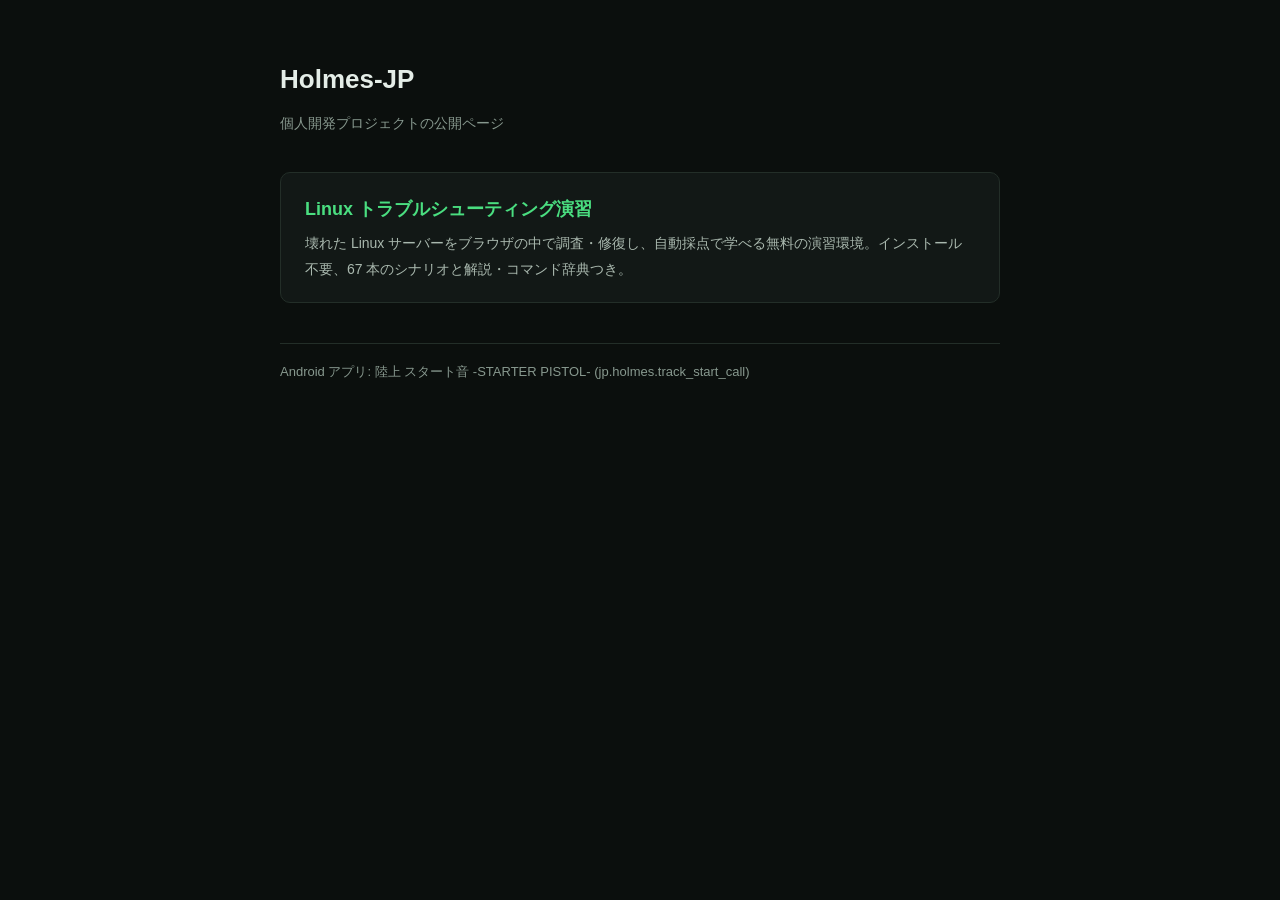
<file: index.html>
<!DOCTYPE html>
<html lang="ja">
<head>
<meta charset="utf-8">
<meta name="viewport" content="width=device-width, initial-scale=1">
<meta name="google-adsense-account" content="ca-pub-1512838468248964">
<title>Holmes-JP</title>
<style>
  body { margin: 0; background: #0b0f0d; color: #e4ede7; font-family: "Hiragino Sans", "Yu Gothic", sans-serif; line-height: 1.8; }
  main { max-width: 720px; margin: 0 auto; padding: 56px 24px; }
  h1 { font-size: 26px; margin: 0 0 8px; }
  .sub { color: #87988e; font-size: 14px; margin: 0 0 36px; }
  .card { display: block; background: #121816; border: 1px solid #232e28; border-radius: 10px; padding: 20px 24px; text-decoration: none; color: inherit; margin-bottom: 16px; }
  .card:hover { border-color: #4ade80; }
  .card h2 { font-size: 18px; margin: 0 0 6px; color: #4ade80; }
  .card p { margin: 0; font-size: 14px; color: #a9b8ae; }
  .app { font-size: 13px; color: #87988e; margin-top: 40px; border-top: 1px solid #232e28; padding-top: 16px; }
</style>
</head>
<body>
<main>
  <h1>Holmes-JP</h1>
  <p class="sub">個人開発プロジェクトの公開ページ</p>
  <a class="card" href="/linux-trainer-web/">
    <h2>Linux トラブルシューティング演習</h2>
    <p>壊れた Linux サーバーをブラウザの中で調査・修復し、自動採点で学べる無料の演習環境。インストール不要、67 本のシナリオと解説・コマンド辞典つき。</p>
  </a>
  <p class="app">Android アプリ: 陸上 スタート音 -STARTER PISTOL- (jp.holmes.track_start_call)</p>
</main>
</body>
</html>
</file>
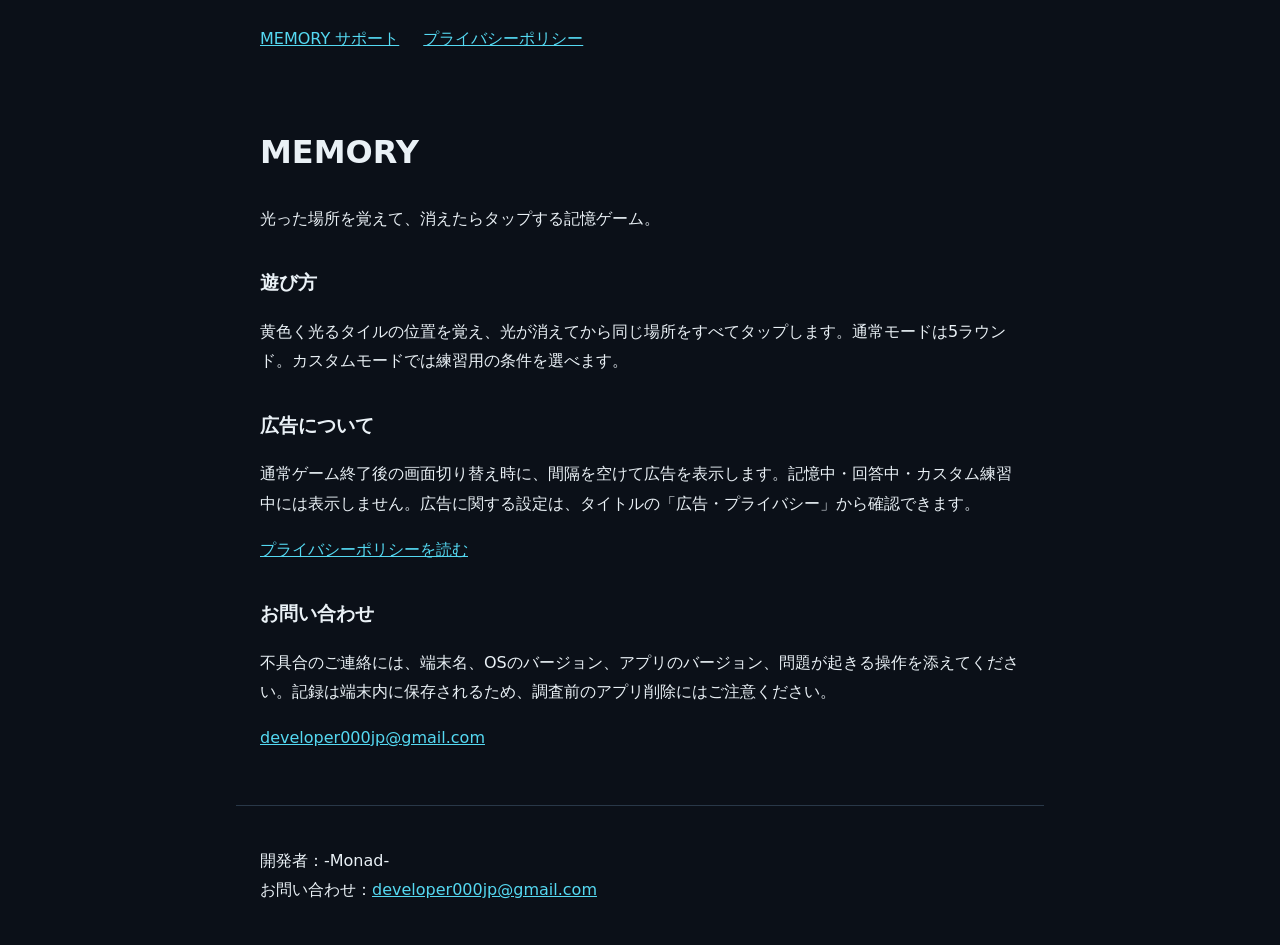
<file: memory/index.html>
<!doctype html>
<html lang="ja"><head><meta charset="utf-8"><meta name="viewport" content="width=device-width,initial-scale=1"><title>サポート | MEMORY | -Monad-</title><link rel="canonical" href="https://holmes-jp.github.io/memory/"><style>body{margin:0;background:#0b1018;color:#eaf1f6;font:16px/1.85 system-ui,-apple-system,sans-serif}main,header,footer{max-width:760px;margin:auto;padding:24px}h1{font-size:2rem}h2{font-size:1.2rem;margin-top:2rem}a{color:#55d9f2;overflow-wrap:anywhere}nav{display:flex;gap:24px;flex-wrap:wrap}.muted{color:#b1bdca}p,li{overflow-wrap:anywhere}section{margin:28px 0}footer{border-top:1px solid #293848}</style></head><body><header><nav aria-label="メインナビゲーション"><a href="./">MEMORY サポート</a><a href="privacy.html">プライバシーポリシー</a></nav></header><main><h1>MEMORY</h1><p>光った場所を覚えて、消えたらタップする記憶ゲーム。</p><section><h2>遊び方</h2><p>黄色く光るタイルの位置を覚え、光が消えてから同じ場所をすべてタップします。通常モードは5ラウンド。カスタムモードでは練習用の条件を選べます。</p></section><section><h2>広告について</h2><p>通常ゲーム終了後の画面切り替え時に、間隔を空けて広告を表示します。記憶中・回答中・カスタム練習中には表示しません。広告に関する設定は、タイトルの「広告・プライバシー」から確認できます。</p><p><a href="privacy.html">プライバシーポリシーを読む</a></p></section><section><h2>お問い合わせ</h2><p>不具合のご連絡には、端末名、OSのバージョン、アプリのバージョン、問題が起きる操作を添えてください。記録は端末内に保存されるため、調査前のアプリ削除にはご注意ください。</p><p><a href="mailto:developer000jp@gmail.com">developer000jp@gmail.com</a></p></section></main><footer><p>開発者：-Monad-<br>お問い合わせ：<a href="mailto:developer000jp@gmail.com">developer000jp@gmail.com</a></p></footer></body></html>
</file>
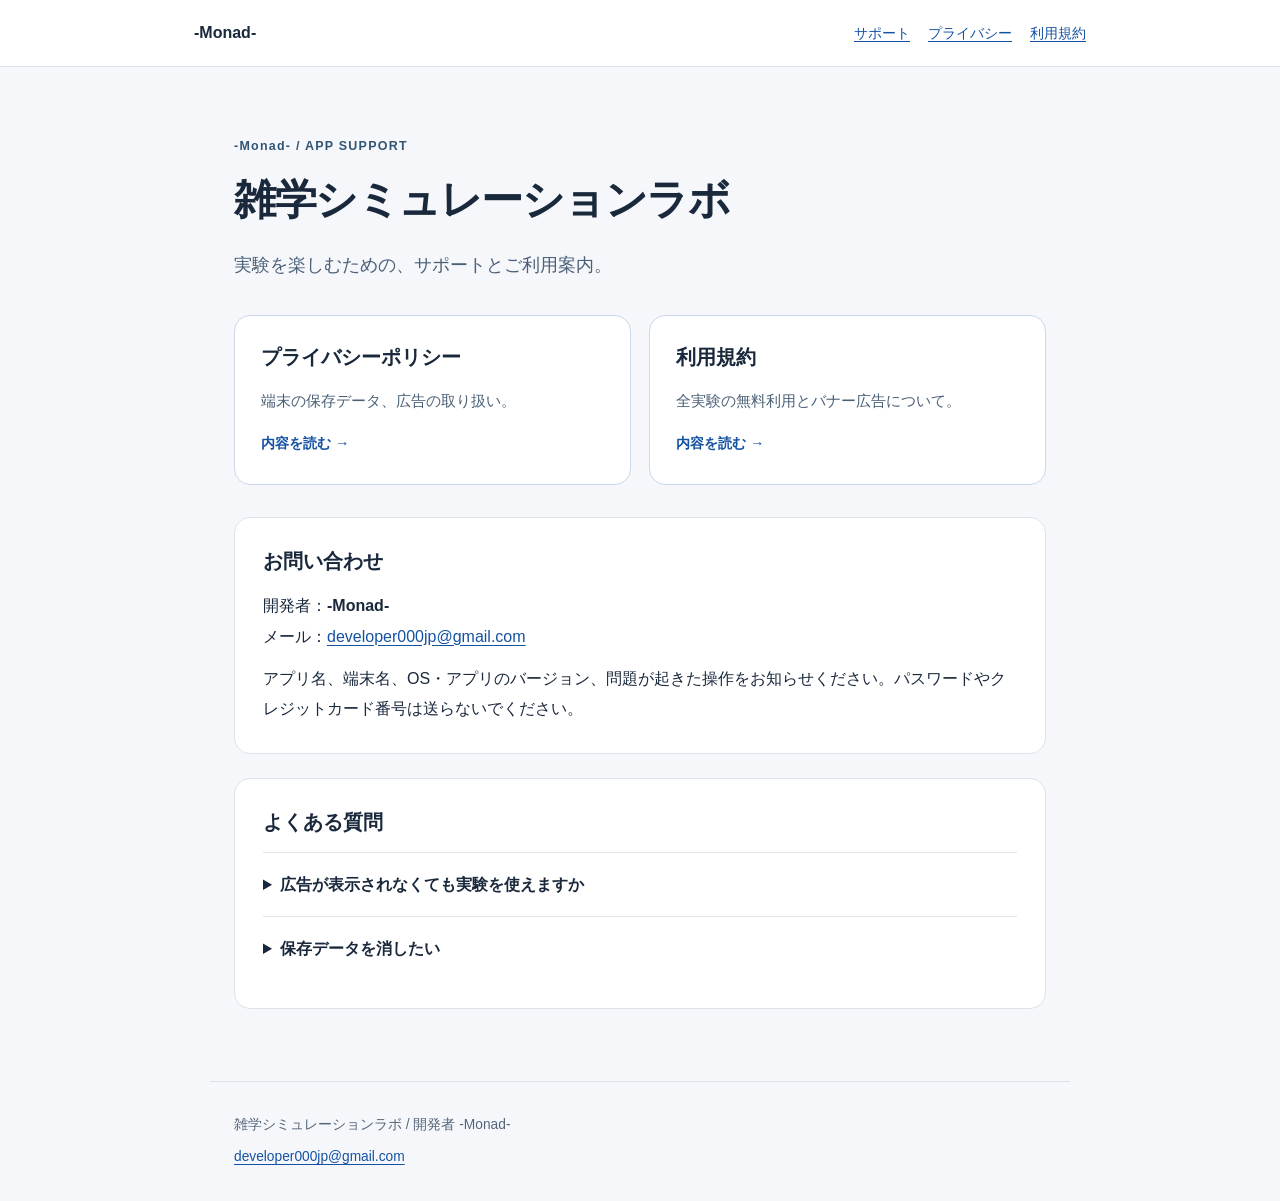
<file: zatsugaku-sim-lab/index.html>
<!doctype html>
<html lang="ja"><head><meta charset="utf-8"><meta name="viewport" content="width=device-width,initial-scale=1"><meta name="description" content="-Monad- が開発する雑学シミュレーションラボのサポート。お問い合わせ、ご利用条件、データの取り扱いをご案内します。"><title>サポート | 雑学シミュレーションラボ | -Monad-</title><link rel="canonical" href="https://holmes-jp.github.io/zatsugaku-sim-lab/"><link rel="stylesheet" href="style.css"></head>
<body><a class="skip" href="#main">本文へ移動</a><header><nav aria-label="メインナビゲーション"><a class="brand" href="./">-Monad-</a><div class="nav-links"><a href="./">サポート</a><a href="privacy.html">プライバシー</a><a href="terms.html">利用規約</a></div></nav></header><main id="main"><p class="eyebrow">-Monad- / APP SUPPORT</p><h1>雑学シミュレーションラボ</h1><p class="lead">実験を楽しむための、サポートとご利用案内。</p>
<div class="cards"><a class="card" href="privacy.html"><h2>プライバシーポリシー</h2><p>端末の保存データ、広告の取り扱い。</p><span>内容を読む →</span></a><a class="card" href="terms.html"><h2>利用規約</h2><p>全実験の無料利用とバナー広告について。</p><span>内容を読む →</span></a></div>
<section><h2>お問い合わせ</h2><p>開発者：<strong>-Monad-</strong><br>メール：<a href="mailto:developer000jp@gmail.com">developer000jp@gmail.com</a></p><p>アプリ名、端末名、OS・アプリのバージョン、問題が起きた操作をお知らせください。パスワードやクレジットカード番号は送らないでください。</p></section>
<section><h2>よくある質問</h2><details><summary>広告が表示されなくても実験を使えますか</summary><p>はい。1.0.0のビルド4以降は全207種類の実験を無料で操作できます。動画視聴による解放や利用期限はありません。通信できない場合も実験は利用できます。</p></details><details><summary>保存データを消したい</summary><p>設定のデータリセットで、設定・バッジ・プリセットなどをリセットできます。外部サービス上の情報については、プライバシーポリシーの窓口へご連絡ください。</p></details></section></main><footer><p>雑学シミュレーションラボ / 開発者 -Monad-</p><p><a href="mailto:developer000jp@gmail.com">developer000jp@gmail.com</a></p></footer></body></html>
</file>
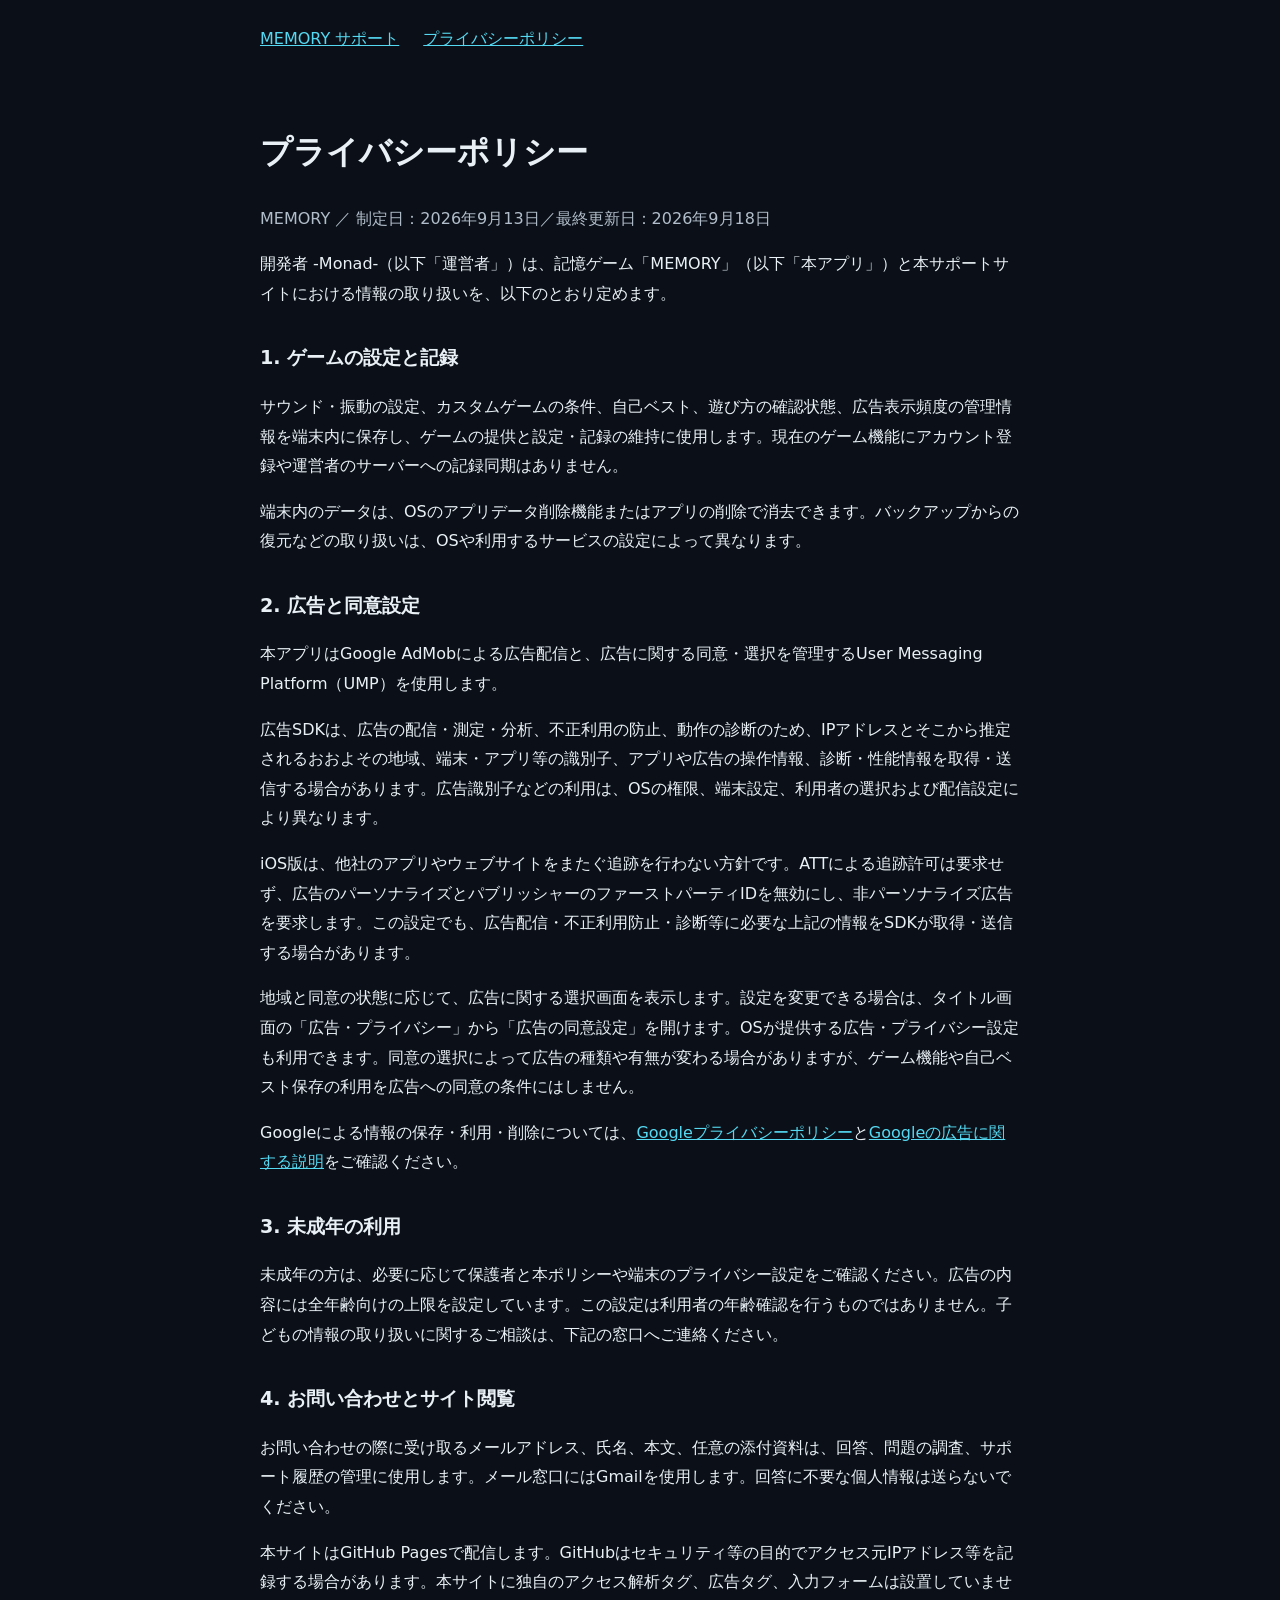
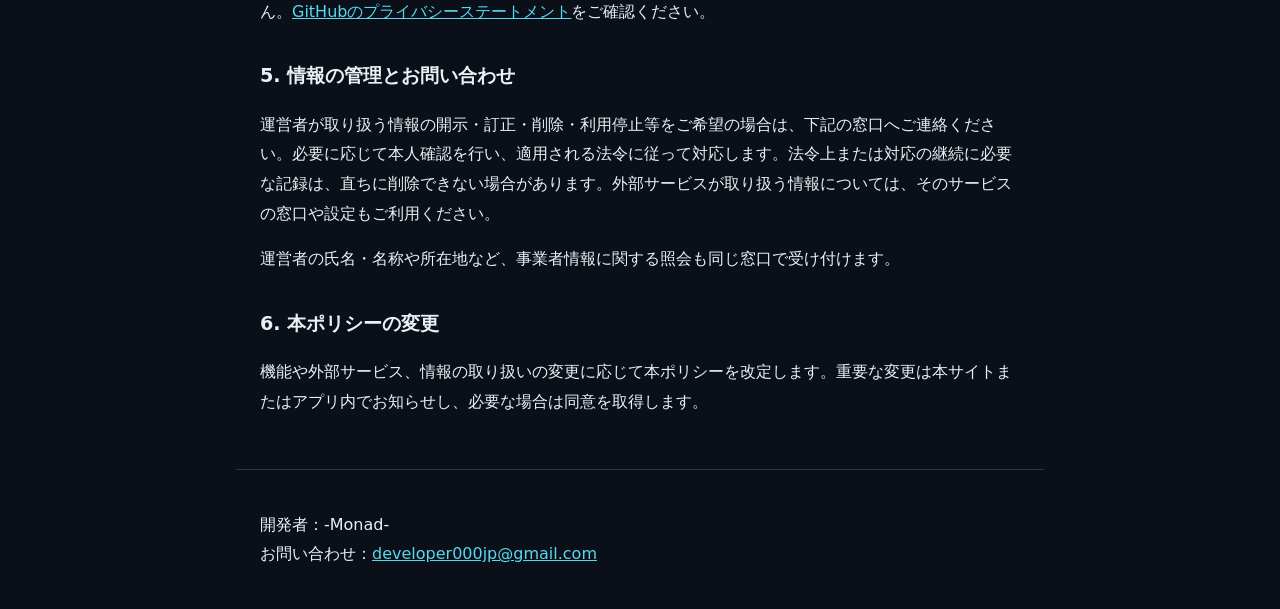
<file: memory/privacy.html>
<!doctype html>
<html lang="ja"><head><meta charset="utf-8"><meta name="viewport" content="width=device-width,initial-scale=1"><title>プライバシーポリシー | MEMORY | -Monad-</title><link rel="canonical" href="https://holmes-jp.github.io/memory/privacy.html"><style>body{margin:0;background:#0b1018;color:#eaf1f6;font:16px/1.85 system-ui,-apple-system,sans-serif}main,header,footer{max-width:760px;margin:auto;padding:24px}h1{font-size:2rem}h2{font-size:1.2rem;margin-top:2rem}a{color:#55d9f2;overflow-wrap:anywhere}nav{display:flex;gap:24px;flex-wrap:wrap}.muted{color:#b1bdca}p,li{overflow-wrap:anywhere}section{margin:28px 0}footer{border-top:1px solid #293848}</style></head><body><header><nav aria-label="メインナビゲーション"><a href="./">MEMORY サポート</a><a href="privacy.html">プライバシーポリシー</a></nav></header><main><h1>プライバシーポリシー</h1><p class="muted">MEMORY ／ 制定日：2026年9月13日／最終更新日：2026年9月18日</p><p>開発者 -Monad-（以下「運営者」）は、記憶ゲーム「MEMORY」（以下「本アプリ」）と本サポートサイトにおける情報の取り扱いを、以下のとおり定めます。</p>
<section><h2>1. ゲームの設定と記録</h2><p>サウンド・振動の設定、カスタムゲームの条件、自己ベスト、遊び方の確認状態、広告表示頻度の管理情報を端末内に保存し、ゲームの提供と設定・記録の維持に使用します。現在のゲーム機能にアカウント登録や運営者のサーバーへの記録同期はありません。</p><p>端末内のデータは、OSのアプリデータ削除機能またはアプリの削除で消去できます。バックアップからの復元などの取り扱いは、OSや利用するサービスの設定によって異なります。</p></section>
<section><h2>2. 広告と同意設定</h2><p>本アプリはGoogle AdMobによる広告配信と、広告に関する同意・選択を管理するUser Messaging Platform（UMP）を使用します。</p><p>広告SDKは、広告の配信・測定・分析、不正利用の防止、動作の診断のため、IPアドレスとそこから推定されるおおよその地域、端末・アプリ等の識別子、アプリや広告の操作情報、診断・性能情報を取得・送信する場合があります。広告識別子などの利用は、OSの権限、端末設定、利用者の選択および配信設定により異なります。</p><p>iOS版は、他社のアプリやウェブサイトをまたぐ追跡を行わない方針です。ATTによる追跡許可は要求せず、広告のパーソナライズとパブリッシャーのファーストパーティIDを無効にし、非パーソナライズ広告を要求します。この設定でも、広告配信・不正利用防止・診断等に必要な上記の情報をSDKが取得・送信する場合があります。</p><p>地域と同意の状態に応じて、広告に関する選択画面を表示します。設定を変更できる場合は、タイトル画面の「広告・プライバシー」から「広告の同意設定」を開けます。OSが提供する広告・プライバシー設定も利用できます。同意の選択によって広告の種類や有無が変わる場合がありますが、ゲーム機能や自己ベスト保存の利用を広告への同意の条件にはしません。</p><p>Googleによる情報の保存・利用・削除については、<a href="https://policies.google.com/privacy?hl=ja">Googleプライバシーポリシー</a>と<a href="https://policies.google.com/technologies/ads?hl=ja">Googleの広告に関する説明</a>をご確認ください。</p></section>
<section><h2>3. 未成年の利用</h2><p>未成年の方は、必要に応じて保護者と本ポリシーや端末のプライバシー設定をご確認ください。広告の内容には全年齢向けの上限を設定しています。この設定は利用者の年齢確認を行うものではありません。子どもの情報の取り扱いに関するご相談は、下記の窓口へご連絡ください。</p></section>
<section><h2>4. お問い合わせとサイト閲覧</h2><p>お問い合わせの際に受け取るメールアドレス、氏名、本文、任意の添付資料は、回答、問題の調査、サポート履歴の管理に使用します。メール窓口にはGmailを使用します。回答に不要な個人情報は送らないでください。</p><p>本サイトはGitHub Pagesで配信します。GitHubはセキュリティ等の目的でアクセス元IPアドレス等を記録する場合があります。本サイトに独自のアクセス解析タグ、広告タグ、入力フォームは設置していません。<a href="https://docs.github.com/ja/site-policy/privacy-policies/github-general-privacy-statement">GitHubのプライバシーステートメント</a>をご確認ください。</p></section>
<section><h2>5. 情報の管理とお問い合わせ</h2><p>運営者が取り扱う情報の開示・訂正・削除・利用停止等をご希望の場合は、下記の窓口へご連絡ください。必要に応じて本人確認を行い、適用される法令に従って対応します。法令上または対応の継続に必要な記録は、直ちに削除できない場合があります。外部サービスが取り扱う情報については、そのサービスの窓口や設定もご利用ください。</p><p>運営者の氏名・名称や所在地など、事業者情報に関する照会も同じ窓口で受け付けます。</p></section>
<section><h2>6. 本ポリシーの変更</h2><p>機能や外部サービス、情報の取り扱いの変更に応じて本ポリシーを改定します。重要な変更は本サイトまたはアプリ内でお知らせし、必要な場合は同意を取得します。</p></section></main><footer><p>開発者：-Monad-<br>お問い合わせ：<a href="mailto:developer000jp@gmail.com">developer000jp@gmail.com</a></p></footer></body></html>
</file>
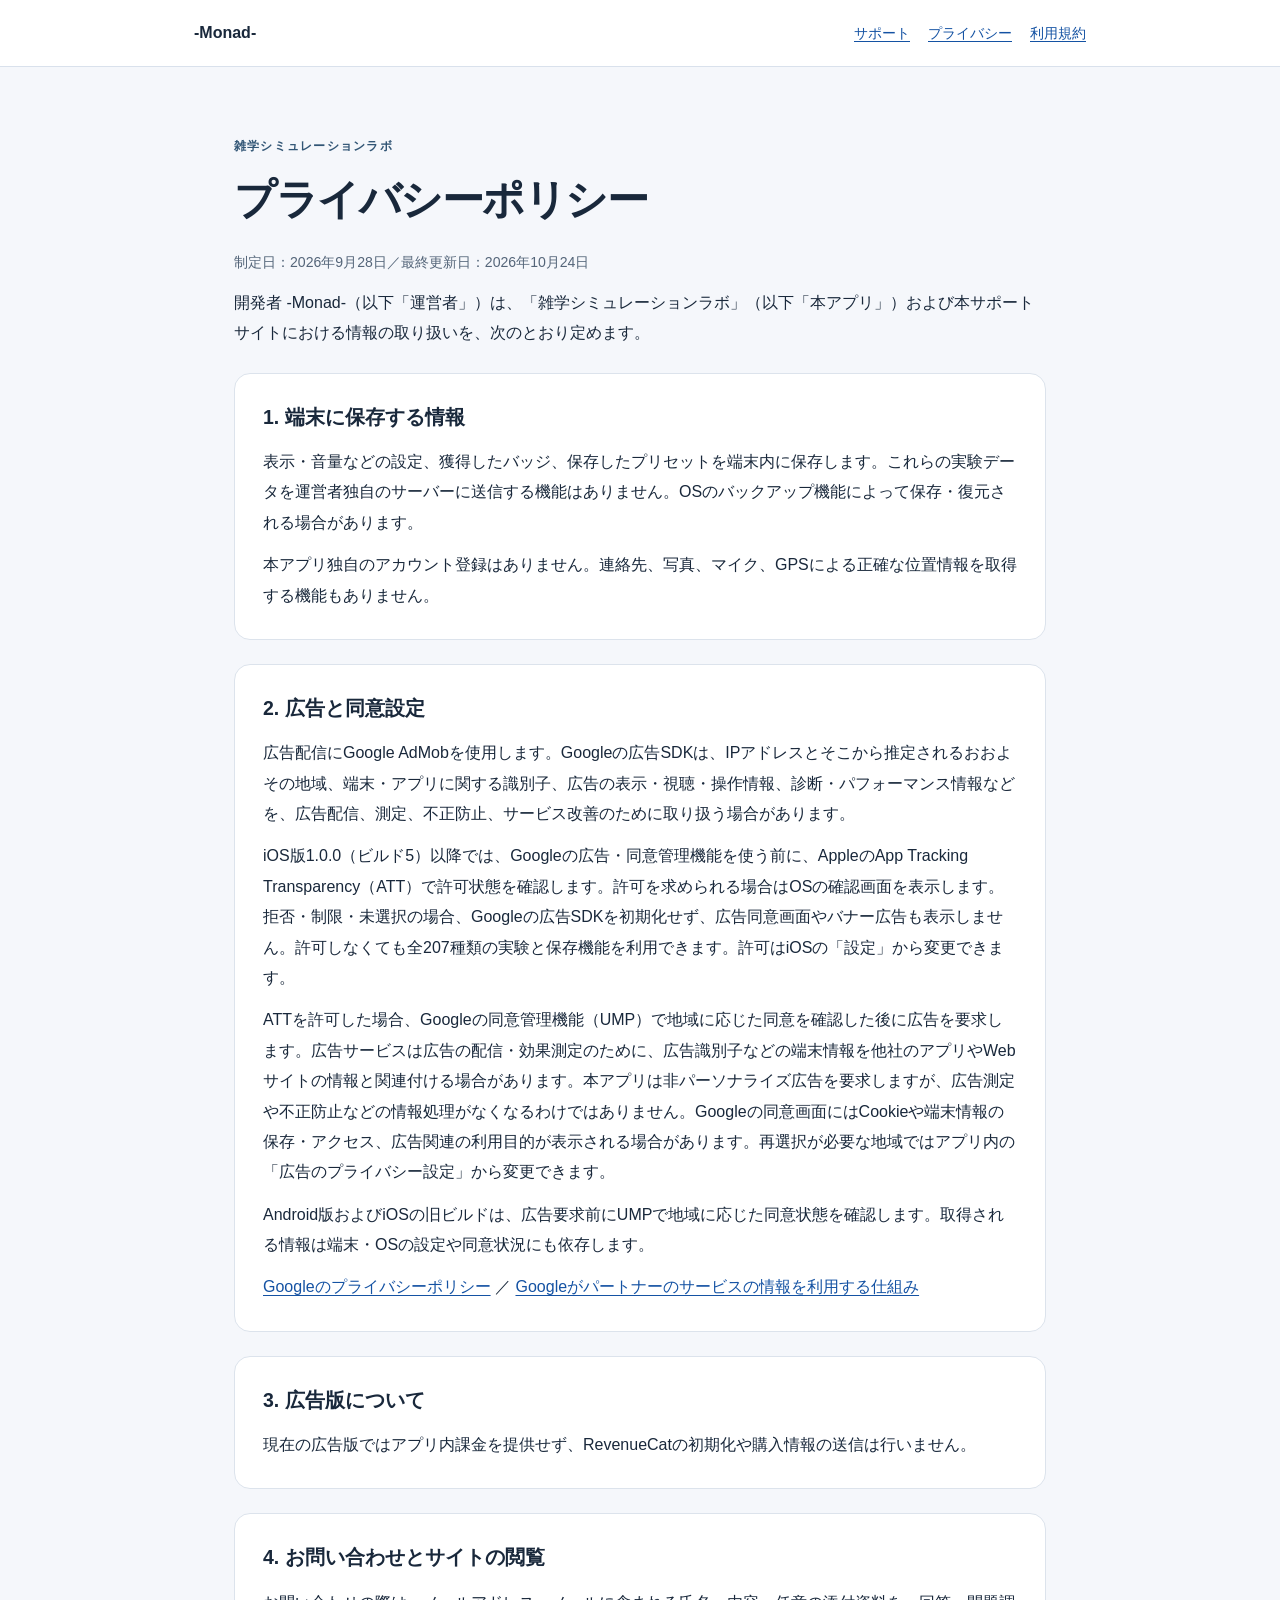
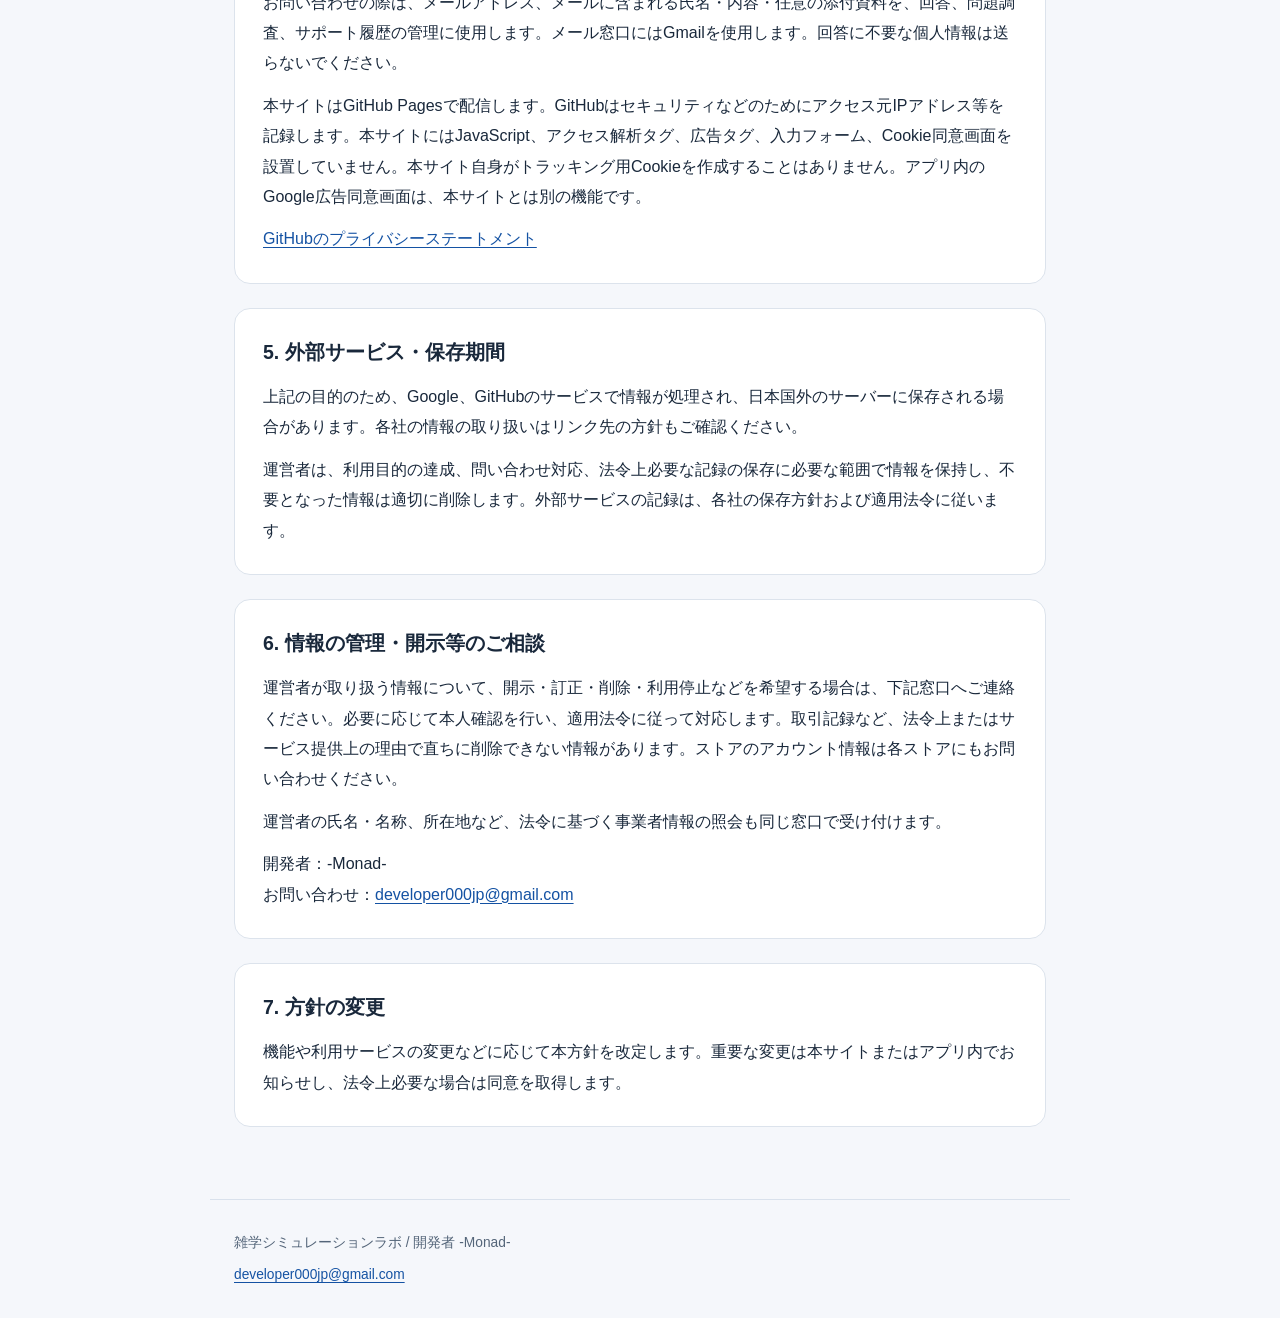
<file: zatsugaku-sim-lab/privacy.html>
<!doctype html>
<html lang="ja"><head><meta charset="utf-8"><meta name="viewport" content="width=device-width,initial-scale=1"><meta name="description" content="-Monad- が開発する雑学シミュレーションラボのプライバシーポリシー。お問い合わせ、ご利用条件、データの取り扱いをご案内します。"><title>プライバシーポリシー | 雑学シミュレーションラボ | -Monad-</title><link rel="canonical" href="https://holmes-jp.github.io/zatsugaku-sim-lab/privacy.html"><link rel="stylesheet" href="style.css"></head>
<body><a class="skip" href="#main">本文へ移動</a><header><nav aria-label="メインナビゲーション"><a class="brand" href="./">-Monad-</a><div class="nav-links"><a href="./">サポート</a><a href="privacy.html">プライバシー</a><a href="terms.html">利用規約</a></div></nav></header><main id="main"><p class="eyebrow">雑学シミュレーションラボ</p><h1>プライバシーポリシー</h1><p class="date">制定日：2026年9月28日／最終更新日：2026年10月24日</p><p>開発者 -Monad-（以下「運営者」）は、「雑学シミュレーションラボ」（以下「本アプリ」）および本サポートサイトにおける情報の取り扱いを、次のとおり定めます。</p>
<section><h2>1. 端末に保存する情報</h2><p>表示・音量などの設定、獲得したバッジ、保存したプリセットを端末内に保存します。これらの実験データを運営者独自のサーバーに送信する機能はありません。OSのバックアップ機能によって保存・復元される場合があります。</p><p>本アプリ独自のアカウント登録はありません。連絡先、写真、マイク、GPSによる正確な位置情報を取得する機能もありません。</p></section>
<section><h2>2. 広告と同意設定</h2><p>広告配信にGoogle AdMobを使用します。Googleの広告SDKは、IPアドレスとそこから推定されるおおよその地域、端末・アプリに関する識別子、広告の表示・視聴・操作情報、診断・パフォーマンス情報などを、広告配信、測定、不正防止、サービス改善のために取り扱う場合があります。</p><p>iOS版1.0.0（ビルド5）以降では、Googleの広告・同意管理機能を使う前に、AppleのApp Tracking Transparency（ATT）で許可状態を確認します。許可を求められる場合はOSの確認画面を表示します。拒否・制限・未選択の場合、Googleの広告SDKを初期化せず、広告同意画面やバナー広告も表示しません。許可しなくても全207種類の実験と保存機能を利用できます。許可はiOSの「設定」から変更できます。</p><p>ATTを許可した場合、Googleの同意管理機能（UMP）で地域に応じた同意を確認した後に広告を要求します。広告サービスは広告の配信・効果測定のために、広告識別子などの端末情報を他社のアプリやWebサイトの情報と関連付ける場合があります。本アプリは非パーソナライズ広告を要求しますが、広告測定や不正防止などの情報処理がなくなるわけではありません。Googleの同意画面にはCookieや端末情報の保存・アクセス、広告関連の利用目的が表示される場合があります。再選択が必要な地域ではアプリ内の「広告のプライバシー設定」から変更できます。</p><p>Android版およびiOSの旧ビルドは、広告要求前にUMPで地域に応じた同意状態を確認します。取得される情報は端末・OSの設定や同意状況にも依存します。</p><p><a href="https://policies.google.com/privacy?hl=ja">Googleのプライバシーポリシー</a> ／ <a href="https://policies.google.com/technologies/partner-sites?hl=ja">Googleがパートナーのサービスの情報を利用する仕組み</a></p></section>
<section><h2>3. 広告版について</h2><p>現在の広告版ではアプリ内課金を提供せず、RevenueCatの初期化や購入情報の送信は行いません。</p></section>
<section><h2>4. お問い合わせとサイトの閲覧</h2><p>お問い合わせの際は、メールアドレス、メールに含まれる氏名・内容・任意の添付資料を、回答、問題調査、サポート履歴の管理に使用します。メール窓口にはGmailを使用します。回答に不要な個人情報は送らないでください。</p><p>本サイトはGitHub Pagesで配信します。GitHubはセキュリティなどのためにアクセス元IPアドレス等を記録します。本サイトにはJavaScript、アクセス解析タグ、広告タグ、入力フォーム、Cookie同意画面を設置していません。本サイト自身がトラッキング用Cookieを作成することはありません。アプリ内のGoogle広告同意画面は、本サイトとは別の機能です。</p><p><a href="https://docs.github.com/ja/site-policy/privacy-policies/github-general-privacy-statement">GitHubのプライバシーステートメント</a></p></section>
<section><h2>5. 外部サービス・保存期間</h2><p>上記の目的のため、Google、GitHubのサービスで情報が処理され、日本国外のサーバーに保存される場合があります。各社の情報の取り扱いはリンク先の方針もご確認ください。</p><p>運営者は、利用目的の達成、問い合わせ対応、法令上必要な記録の保存に必要な範囲で情報を保持し、不要となった情報は適切に削除します。外部サービスの記録は、各社の保存方針および適用法令に従います。</p></section>
<section><h2>6. 情報の管理・開示等のご相談</h2><p>運営者が取り扱う情報について、開示・訂正・削除・利用停止などを希望する場合は、下記窓口へご連絡ください。必要に応じて本人確認を行い、適用法令に従って対応します。取引記録など、法令上またはサービス提供上の理由で直ちに削除できない情報があります。ストアのアカウント情報は各ストアにもお問い合わせください。</p><p>運営者の氏名・名称、所在地など、法令に基づく事業者情報の照会も同じ窓口で受け付けます。</p><p>開発者：-Monad-<br>お問い合わせ：<a href="mailto:developer000jp@gmail.com">developer000jp@gmail.com</a></p></section>
<section><h2>7. 方針の変更</h2><p>機能や利用サービスの変更などに応じて本方針を改定します。重要な変更は本サイトまたはアプリ内でお知らせし、法令上必要な場合は同意を取得します。</p></section></main><footer><p>雑学シミュレーションラボ / 開発者 -Monad-</p><p><a href="mailto:developer000jp@gmail.com">developer000jp@gmail.com</a></p></footer></body></html>
</file>
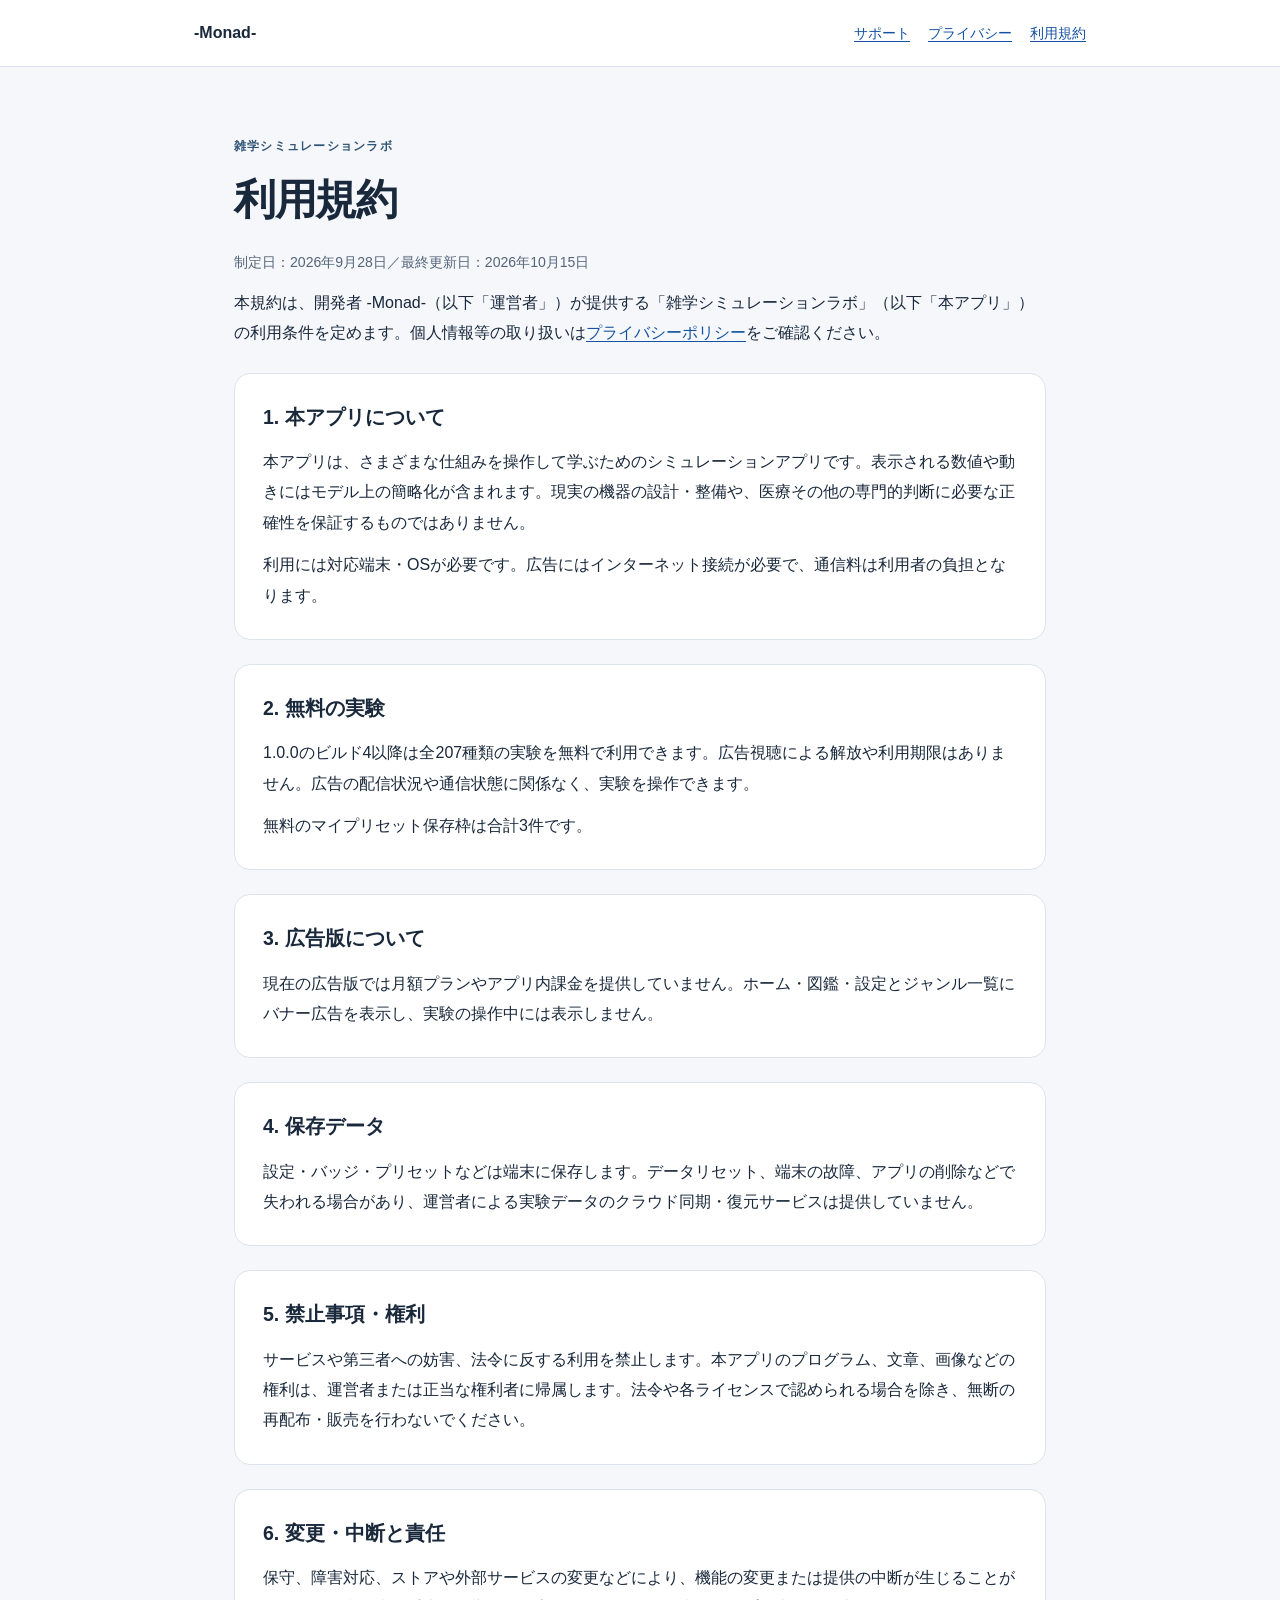
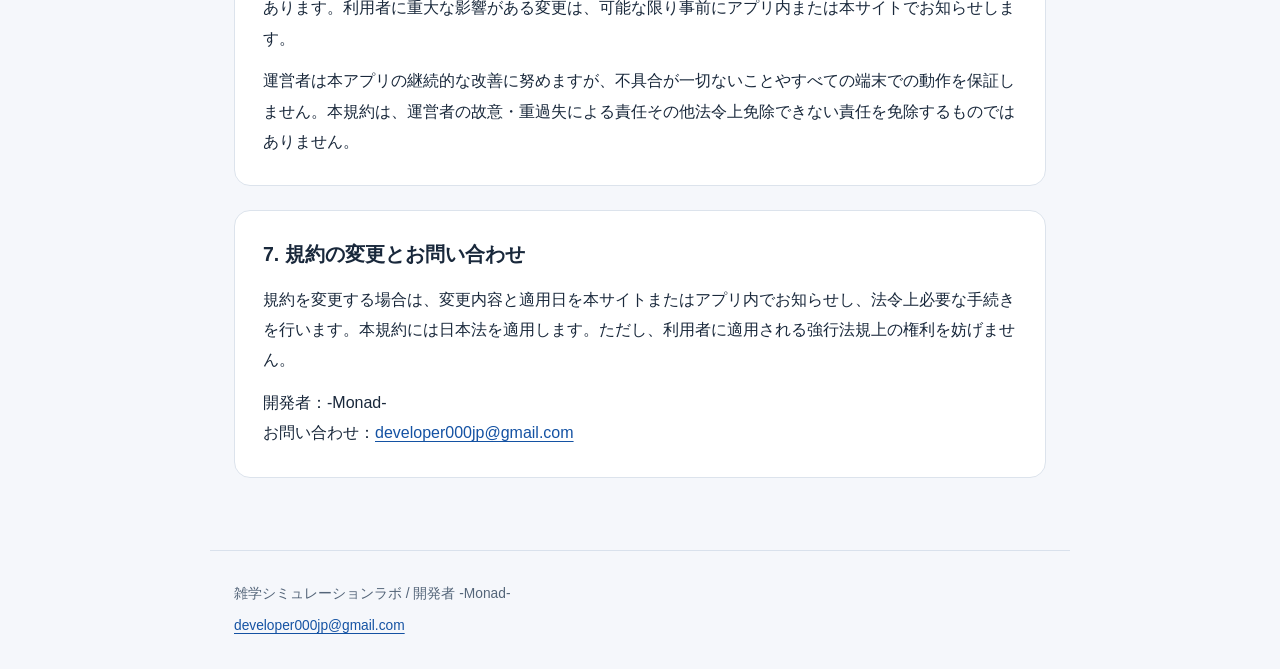
<file: zatsugaku-sim-lab/terms.html>
<!doctype html>
<html lang="ja"><head><meta charset="utf-8"><meta name="viewport" content="width=device-width,initial-scale=1"><meta name="description" content="-Monad- が開発する雑学シミュレーションラボの利用規約。お問い合わせ、ご利用条件、データの取り扱いをご案内します。"><title>利用規約 | 雑学シミュレーションラボ | -Monad-</title><link rel="canonical" href="https://holmes-jp.github.io/zatsugaku-sim-lab/terms.html"><link rel="stylesheet" href="style.css"></head>
<body><a class="skip" href="#main">本文へ移動</a><header><nav aria-label="メインナビゲーション"><a class="brand" href="./">-Monad-</a><div class="nav-links"><a href="./">サポート</a><a href="privacy.html">プライバシー</a><a href="terms.html">利用規約</a></div></nav></header><main id="main"><p class="eyebrow">雑学シミュレーションラボ</p><h1>利用規約</h1><p class="date">制定日：2026年9月28日／最終更新日：2026年10月15日</p><p>本規約は、開発者 -Monad-（以下「運営者」）が提供する「雑学シミュレーションラボ」（以下「本アプリ」）の利用条件を定めます。個人情報等の取り扱いは<a href="privacy.html">プライバシーポリシー</a>をご確認ください。</p>
<section><h2>1. 本アプリについて</h2><p>本アプリは、さまざまな仕組みを操作して学ぶためのシミュレーションアプリです。表示される数値や動きにはモデル上の簡略化が含まれます。現実の機器の設計・整備や、医療その他の専門的判断に必要な正確性を保証するものではありません。</p><p>利用には対応端末・OSが必要です。広告にはインターネット接続が必要で、通信料は利用者の負担となります。</p></section>
<section><h2>2. 無料の実験</h2><p>1.0.0のビルド4以降は全207種類の実験を無料で利用できます。広告視聴による解放や利用期限はありません。広告の配信状況や通信状態に関係なく、実験を操作できます。</p><p>無料のマイプリセット保存枠は合計3件です。</p></section>
<section><h2>3. 広告版について</h2><p>現在の広告版では月額プランやアプリ内課金を提供していません。ホーム・図鑑・設定とジャンル一覧にバナー広告を表示し、実験の操作中には表示しません。</p></section>

<section><h2>4. 保存データ</h2><p>設定・バッジ・プリセットなどは端末に保存します。データリセット、端末の故障、アプリの削除などで失われる場合があり、運営者による実験データのクラウド同期・復元サービスは提供していません。</p></section>
<section><h2>5. 禁止事項・権利</h2><p>サービスや第三者への妨害、法令に反する利用を禁止します。本アプリのプログラム、文章、画像などの権利は、運営者または正当な権利者に帰属します。法令や各ライセンスで認められる場合を除き、無断の再配布・販売を行わないでください。</p></section>
<section><h2>6. 変更・中断と責任</h2><p>保守、障害対応、ストアや外部サービスの変更などにより、機能の変更または提供の中断が生じることがあります。利用者に重大な影響がある変更は、可能な限り事前にアプリ内または本サイトでお知らせします。</p><p>運営者は本アプリの継続的な改善に努めますが、不具合が一切ないことやすべての端末での動作を保証しません。本規約は、運営者の故意・重過失による責任その他法令上免除できない責任を免除するものではありません。</p></section>
<section><h2>7. 規約の変更とお問い合わせ</h2><p>規約を変更する場合は、変更内容と適用日を本サイトまたはアプリ内でお知らせし、法令上必要な手続きを行います。本規約には日本法を適用します。ただし、利用者に適用される強行法規上の権利を妨げません。</p><p>開発者：-Monad-<br>お問い合わせ：<a href="mailto:developer000jp@gmail.com">developer000jp@gmail.com</a></p></section></main><footer><p>雑学シミュレーションラボ / 開発者 -Monad-</p><p><a href="mailto:developer000jp@gmail.com">developer000jp@gmail.com</a></p></footer></body></html>
</file>
<file: zatsugaku-sim-lab/style.css>
*{box-sizing:border-box}html{color-scheme:light}body{margin:0;background:#f5f7fb;color:#19283b;font-family:-apple-system,BlinkMacSystemFont,"Hiragino Sans","Yu Gothic",sans-serif;font-size:16px;line-height:1.9}a{color:#1452a3;text-underline-offset:.2em;overflow-wrap:anywhere}a:hover{color:#07316e}a:focus-visible,summary:focus-visible{outline:3px solid #1452a3;outline-offset:5px}.skip{position:absolute;left:16px;top:-100px;background:white;padding:8px}.skip:focus{top:8px}header{border-bottom:1px solid #d9e1ec;background:white}nav{max-width:940px;margin:auto;padding:18px 24px;display:flex;align-items:center;justify-content:space-between;gap:16px;flex-wrap:wrap}.brand{font-weight:800;text-decoration:none;color:#19283b}.nav-links{display:flex;gap:18px;flex-wrap:wrap;font-size:14px}main{max-width:860px;margin:auto;padding:56px 24px 72px}h1{font-size:clamp(1.8rem,5vw,2.6rem);line-height:1.4;letter-spacing:-.035em;margin:8px 0 20px}h2{font-size:1.22rem;line-height:1.6;margin:0 0 14px}.eyebrow{color:#315575;font-size:.78rem;font-weight:700;letter-spacing:.1em}.lead{font-size:1.1rem;color:#4b6077}.date{color:#546579;font-size:.88rem}section{background:#fff;border:1px solid #dce3ec;padding:28px;margin-top:24px;border-radius:16px}p{margin:12px 0}section>:last-child{margin-bottom:0}.cards{display:grid;grid-template-columns:1fr 1fr;gap:18px;margin:32px 0}.card{display:block;border:1px solid #ccd8e9;border-radius:16px;background:white;padding:26px;color:inherit;text-decoration:none}.card p{color:#4b6077;font-size:.94rem}.card span{color:#1452a3;font-weight:700;font-size:.9rem}.card:hover{border-color:#1452a3}details{padding:18px 0;border-top:1px solid #e0e6ee}summary{cursor:pointer;font-weight:600;line-height:1.7}dt{font-weight:700}dd{margin:0 0 14px}footer{max-width:860px;margin:auto;padding:24px;border-top:1px solid #d9e1ec;color:#546579;font-size:.86rem}footer p{margin:6px 0}@media(max-width:560px){main{padding:32px 18px 48px}nav{padding:16px 18px}.nav-links{gap:12px}.cards{grid-template-columns:1fr}section{padding:22px 18px}}@media print{body,section{background:white}nav,.skip{display:none}main{padding:0}section{border:0;padding:0;break-inside:avoid}a{color:inherit}}
</file>
